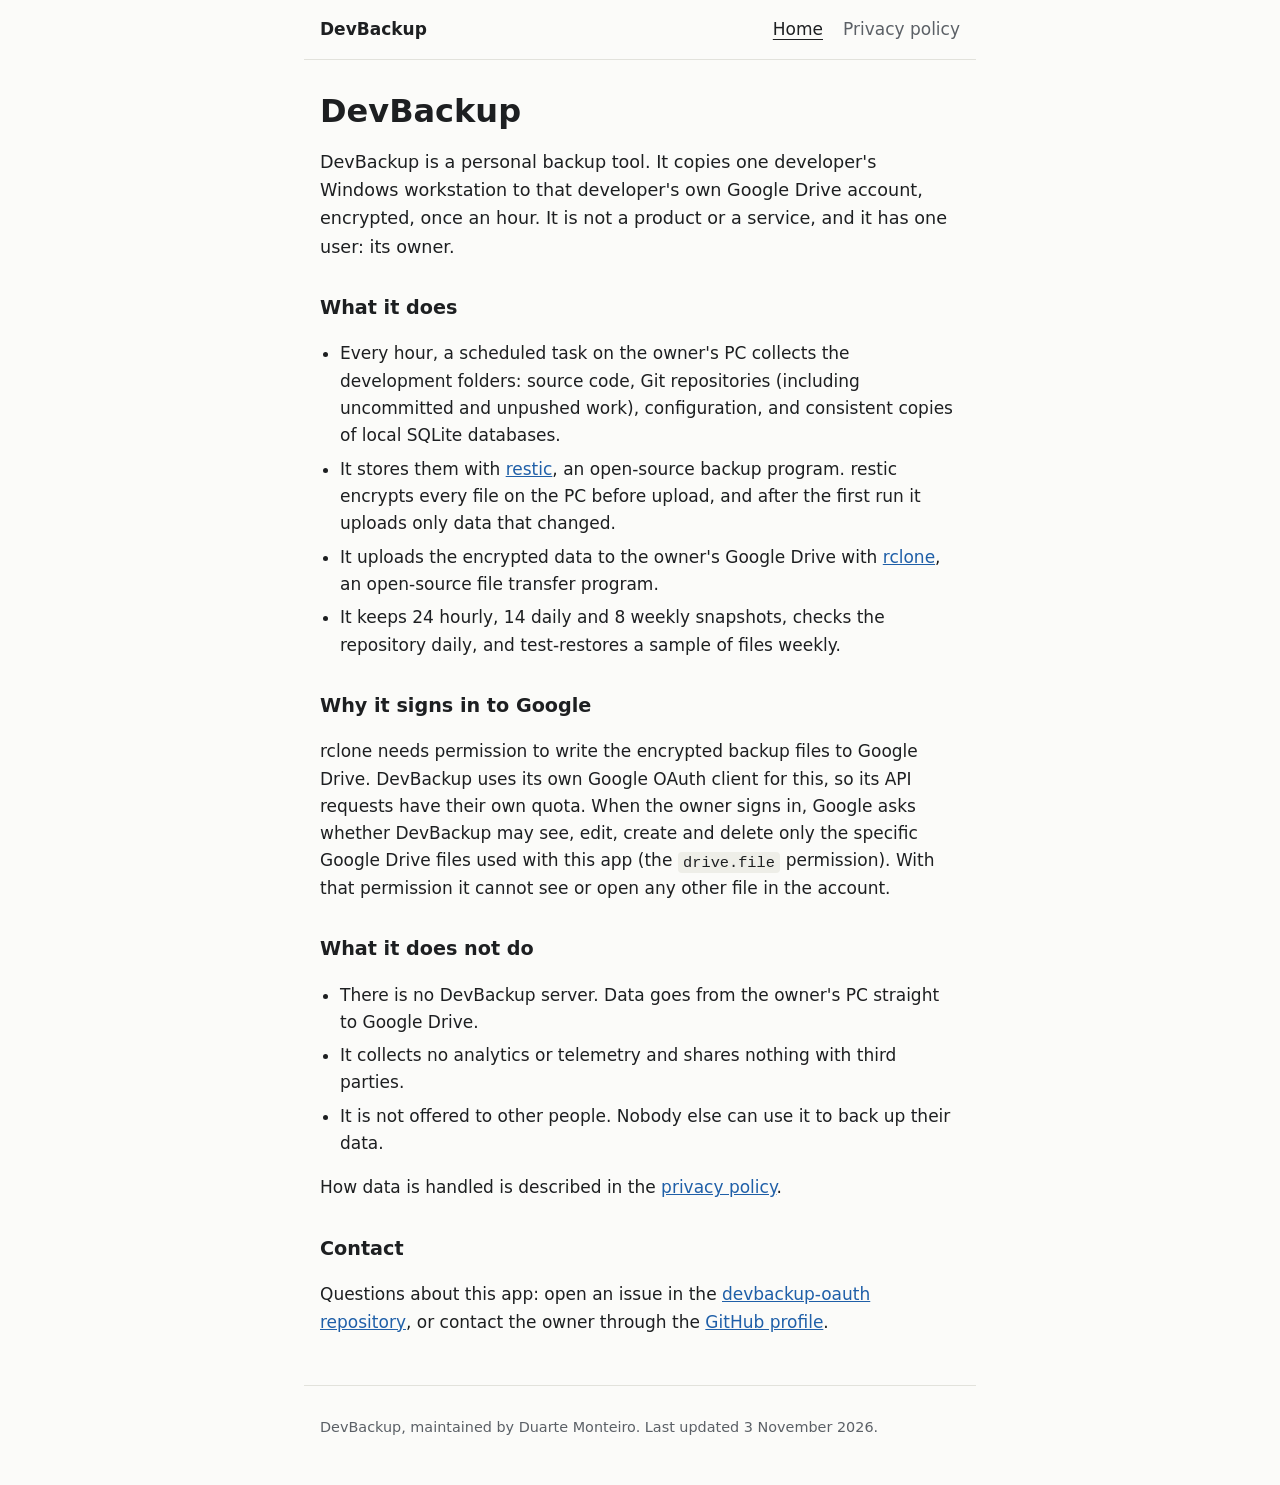
<file: index.html>
<!doctype html>
<html lang="en">
<head>
<meta charset="utf-8">
<meta name="viewport" content="width=device-width, initial-scale=1">
<title>DevBackup</title>
<meta name="description" content="DevBackup is a personal, encrypted backup of one developer's workstation to their own Google Drive.">
<link rel="stylesheet" href="style.css">
</head>
<body>
<header>
  <nav aria-label="Main">
    <a class="brand" href="./">DevBackup</a>
    <a href="./" aria-current="page">Home</a>
    <a href="privacy.html">Privacy policy</a>
  </nav>
</header>
<main>
  <h1>DevBackup</h1>
  <p class="lead">DevBackup is a personal backup tool. It copies one developer's Windows workstation to that
  developer's own Google Drive account, encrypted, once an hour. It is not a product or a service, and it has one
  user: its owner.</p>

  <h2>What it does</h2>
  <ul>
    <li>Every hour, a scheduled task on the owner's PC collects the development folders: source code, Git
      repositories (including uncommitted and unpushed work), configuration, and consistent copies of local SQLite
      databases.</li>
    <li>It stores them with <a href="https://restic.net/">restic</a>, an open-source backup program. restic encrypts
      every file on the PC before upload, and after the first run it uploads only data that changed.</li>
    <li>It uploads the encrypted data to the owner's Google Drive with <a href="https://rclone.org/">rclone</a>, an
      open-source file transfer program.</li>
    <li>It keeps 24 hourly, 14 daily and 8 weekly snapshots, checks the repository daily, and test-restores a
      sample of files weekly.</li>
  </ul>

  <h2>Why it signs in to Google</h2>
  <p>rclone needs permission to write the encrypted backup files to Google Drive. DevBackup uses its own Google
  OAuth client for this, so its API requests have their own quota. When the owner signs in, Google asks whether
  DevBackup may see, edit, create and delete only the specific Google Drive files used with this app (the
  <code>drive.file</code> permission). With that permission it cannot see or open any other file in the account.</p>

  <h2>What it does not do</h2>
  <ul>
    <li>There is no DevBackup server. Data goes from the owner's PC straight to Google Drive.</li>
    <li>It collects no analytics or telemetry and shares nothing with third parties.</li>
    <li>It is not offered to other people. Nobody else can use it to back up their data.</li>
  </ul>

  <p>How data is handled is described in the <a href="privacy.html">privacy policy</a>.</p>

  <h2>Contact</h2>
  <p>Questions about this app: open an issue in the
  <a href="https://github.com/DoArtMonteiro/devbackup-oauth/issues">devbackup-oauth repository</a>, or contact the
  owner through the <a href="https://github.com/DoArtMonteiro">GitHub profile</a>.</p>
</main>
<footer>
  <p>DevBackup, maintained by Duarte Monteiro. Last updated 3 November 2026.</p>
</footer>
</body>
</html>
</file>
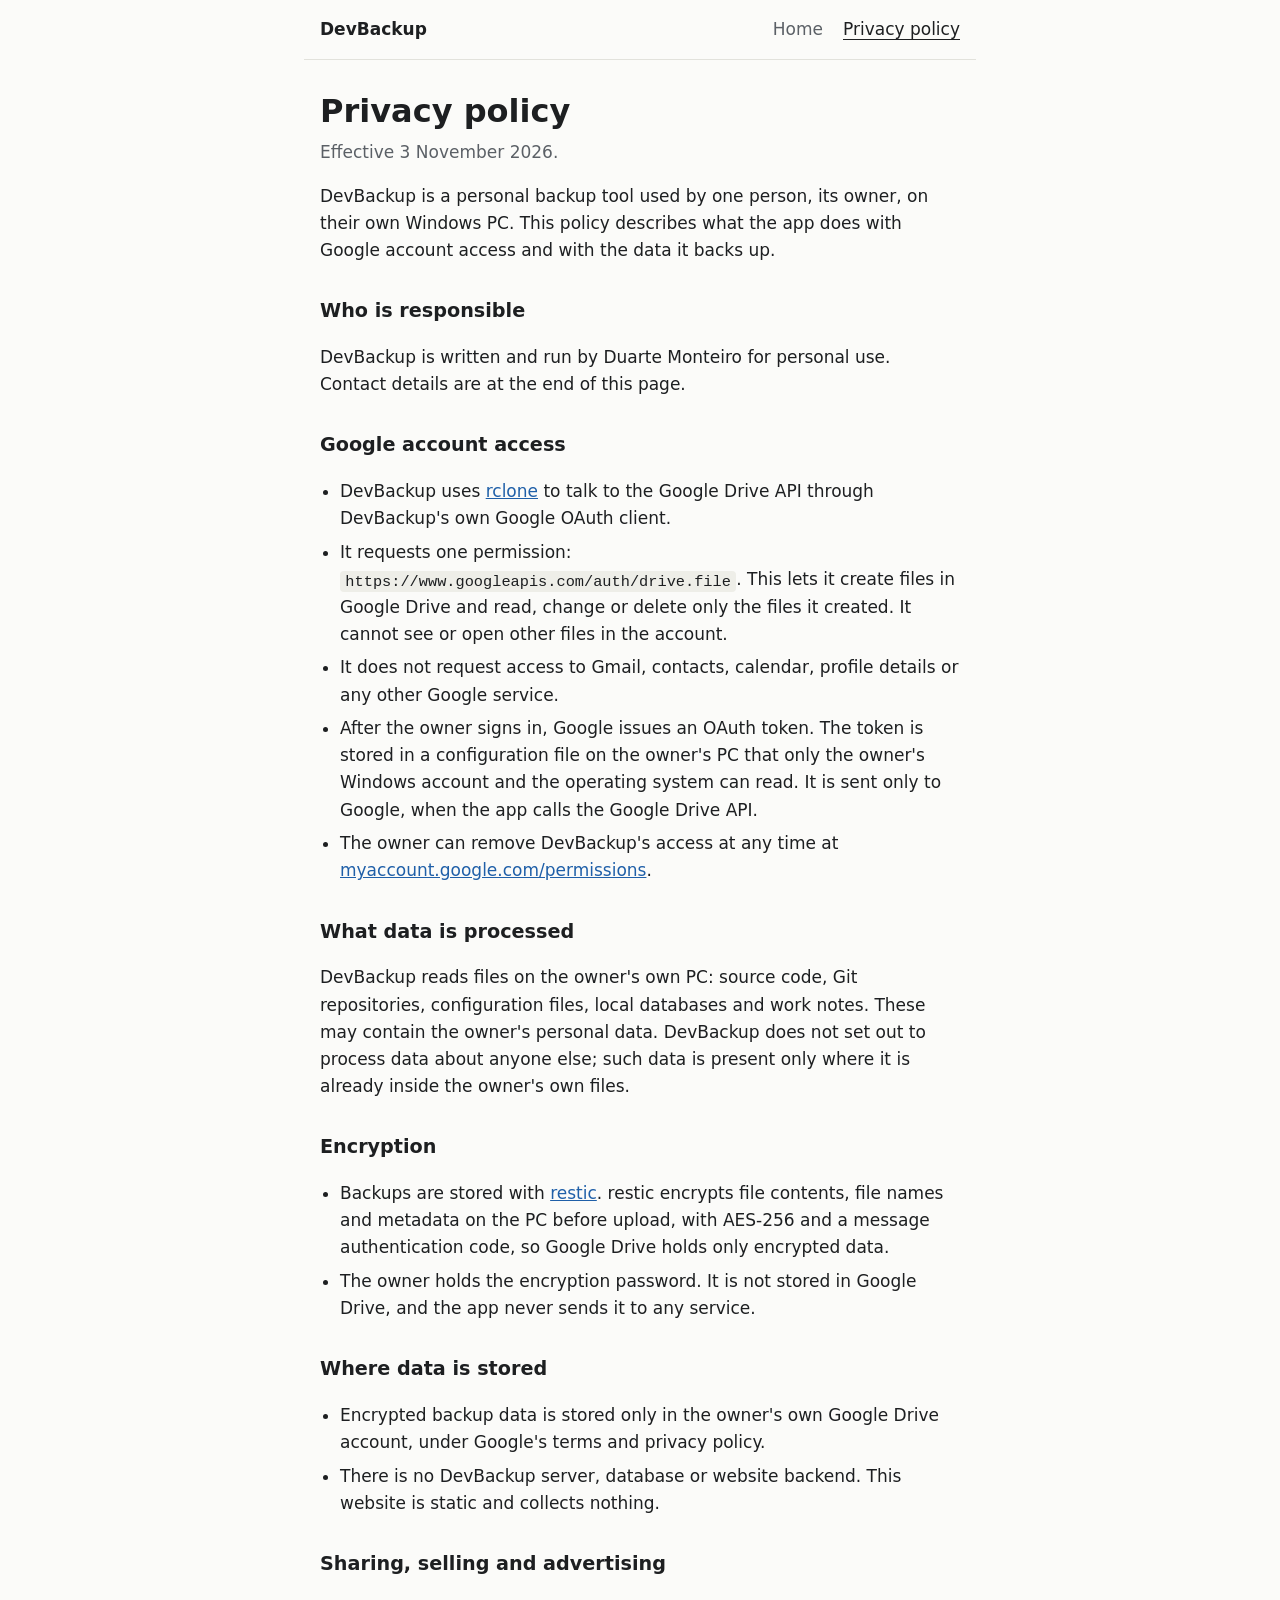
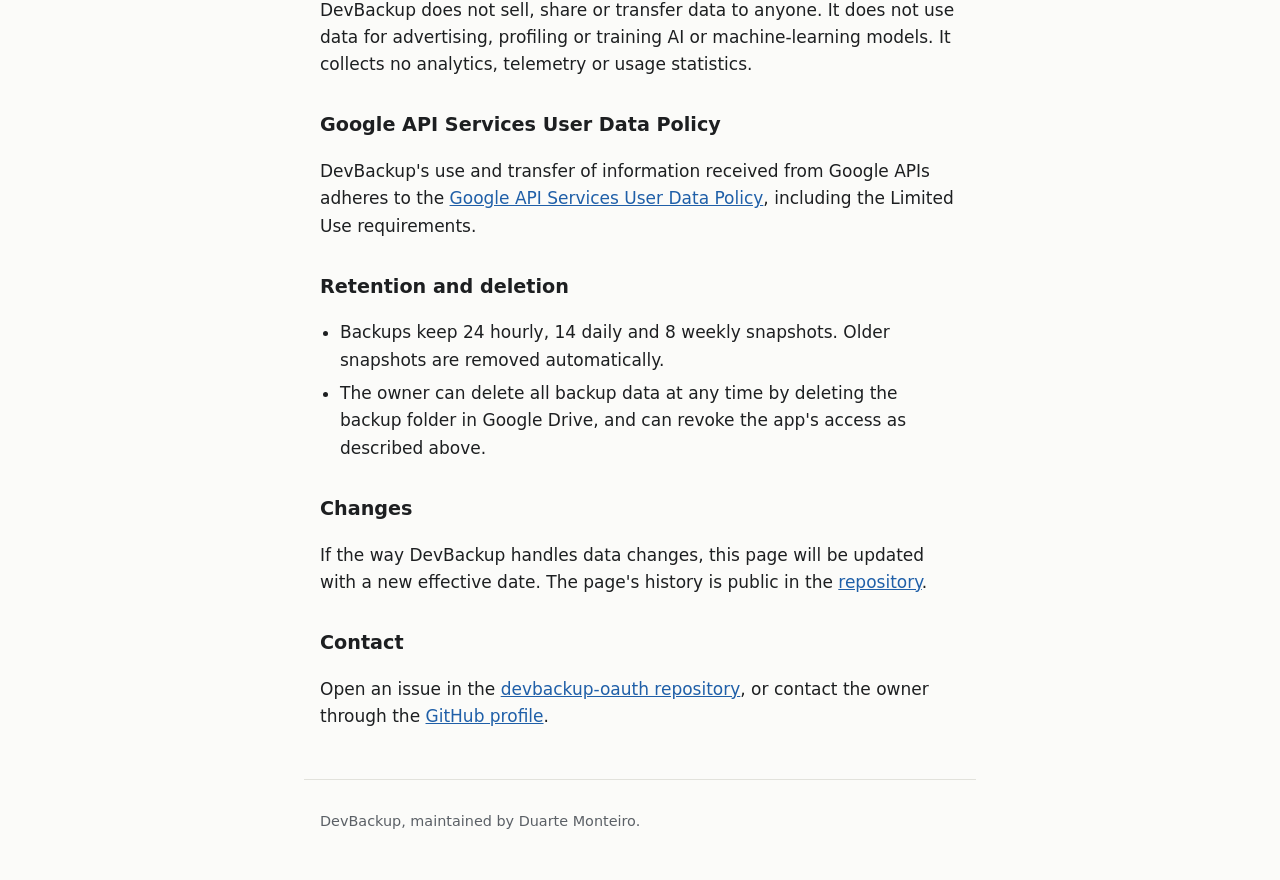
<file: privacy.html>
<!doctype html>
<html lang="en">
<head>
<meta charset="utf-8">
<meta name="viewport" content="width=device-width, initial-scale=1">
<title>DevBackup privacy policy</title>
<meta name="description" content="How DevBackup handles Google account access, backup data, encryption and personal data.">
<link rel="stylesheet" href="style.css">
</head>
<body>
<header>
  <nav aria-label="Main">
    <a class="brand" href="./">DevBackup</a>
    <a href="./">Home</a>
    <a href="privacy.html" aria-current="page">Privacy policy</a>
  </nav>
</header>
<main>
  <h1>Privacy policy</h1>
  <p class="meta">Effective 3 November 2026.</p>

  <p>DevBackup is a personal backup tool used by one person, its owner, on their own Windows PC. This policy
  describes what the app does with Google account access and with the data it backs up.</p>

  <h2>Who is responsible</h2>
  <p>DevBackup is written and run by Duarte Monteiro for personal use. Contact details are at the end of this
  page.</p>

  <h2>Google account access</h2>
  <ul>
    <li>DevBackup uses <a href="https://rclone.org/">rclone</a> to talk to the Google Drive API through
      DevBackup's own Google OAuth client.</li>
    <li>It requests one permission: <code>https://www.googleapis.com/auth/drive.file</code>. This lets it create
      files in Google Drive and read, change or delete only the files it created. It cannot see or open other
      files in the account.</li>
    <li>It does not request access to Gmail, contacts, calendar, profile details or any other Google service.</li>
    <li>After the owner signs in, Google issues an OAuth token. The token is stored in a configuration file on the
      owner's PC that only the owner's Windows account and the operating system can read. It is sent only to
      Google, when the app calls the Google Drive API.</li>
    <li>The owner can remove DevBackup's access at any time at
      <a href="https://myaccount.google.com/permissions">myaccount.google.com/permissions</a>.</li>
  </ul>

  <h2>What data is processed</h2>
  <p>DevBackup reads files on the owner's own PC: source code, Git repositories, configuration files, local
  databases and work notes. These may contain the owner's personal data. DevBackup does not set out to process data
  about anyone else; such data is present only where it is already inside the owner's own files.</p>

  <h2>Encryption</h2>
  <ul>
    <li>Backups are stored with <a href="https://restic.net/">restic</a>. restic encrypts file contents, file names
      and metadata on the PC before upload, with AES-256 and a message authentication code, so Google Drive holds
      only encrypted data.</li>
    <li>The owner holds the encryption password. It is not stored in Google Drive, and the app never sends it to
      any service.</li>
  </ul>

  <h2>Where data is stored</h2>
  <ul>
    <li>Encrypted backup data is stored only in the owner's own Google Drive account, under Google's terms and
      privacy policy.</li>
    <li>There is no DevBackup server, database or website backend. This website is static and collects nothing.</li>
  </ul>

  <h2>Sharing, selling and advertising</h2>
  <p>DevBackup does not sell, share or transfer data to anyone. It does not use data for advertising, profiling or
  training AI or machine-learning models. It collects no analytics, telemetry or usage statistics.</p>

  <h2>Google API Services User Data Policy</h2>
  <p>DevBackup's use and transfer of information received from Google APIs adheres to the
  <a href="https://developers.google.com/terms/api-services-user-data-policy">Google API Services User Data
  Policy</a>, including the Limited Use requirements.</p>

  <h2>Retention and deletion</h2>
  <ul>
    <li>Backups keep 24 hourly, 14 daily and 8 weekly snapshots. Older snapshots are removed automatically.</li>
    <li>The owner can delete all backup data at any time by deleting the backup folder in Google Drive, and can
      revoke the app's access as described above.</li>
  </ul>

  <h2>Changes</h2>
  <p>If the way DevBackup handles data changes, this page will be updated with a new effective date. The page's
  history is public in the
  <a href="https://github.com/DoArtMonteiro/devbackup-oauth/commits/main/privacy.html">repository</a>.</p>

  <h2>Contact</h2>
  <p>Open an issue in the
  <a href="https://github.com/DoArtMonteiro/devbackup-oauth/issues">devbackup-oauth repository</a>, or contact the
  owner through the <a href="https://github.com/DoArtMonteiro">GitHub profile</a>.</p>
</main>
<footer>
  <p>DevBackup, maintained by Duarte Monteiro.</p>
</footer>
</body>
</html>
</file>
<file: style.css>
:root {
  --bg: #fbfbf9;
  --fg: #1d1f21;
  --muted: #5b6066;
  --line: #e2e2dc;
  --link: #1f5fa8;
  --code-bg: #eeeee8;
  color-scheme: light dark;
}
@media (prefers-color-scheme: dark) {
  :root {
    --bg: #15171a;
    --fg: #e6e6e3;
    --muted: #a0a4a9;
    --line: #2c3035;
    --link: #8ab8f0;
    --code-bg: #24272b;
  }
}
* { box-sizing: border-box; }
body {
  margin: 0;
  background: var(--bg);
  color: var(--fg);
  font: 17px/1.6 system-ui, -apple-system, "Segoe UI", Roboto, sans-serif;
}
header, main, footer { max-width: 42rem; margin: 0 auto; padding: 0 16px; }
header { border-bottom: 1px solid var(--line); }
nav { display: flex; flex-wrap: wrap; gap: 0.25rem 1.25rem; align-items: baseline; padding: 1rem 0; }
nav a { color: var(--muted); text-decoration: none; }
nav a[aria-current="page"] { color: var(--fg); text-decoration: underline; text-underline-offset: 4px; }
nav .brand { color: var(--fg); font-weight: 650; margin-right: auto; }
main { padding-top: 1.5rem; padding-bottom: 2rem; }
h1 { font-size: 2rem; line-height: 1.2; margin: 0.5rem 0 1rem; }
h2 { font-size: 1.2rem; margin: 2rem 0 0.5rem; }
.lead { font-size: 1.1rem; }
.meta { color: var(--muted); margin-top: -0.5rem; }
a { color: var(--link); }
a:focus-visible { outline: 2px solid var(--link); outline-offset: 2px; }
code { background: var(--code-bg); padding: 0.1em 0.35em; border-radius: 4px; font-size: 0.9em; overflow-wrap: anywhere; }
ul { padding-left: 1.25rem; }
li + li { margin-top: 0.4rem; }
footer { border-top: 1px solid var(--line); color: var(--muted); font-size: 0.9rem; padding-top: 1rem; padding-bottom: 2rem; }
</file>
